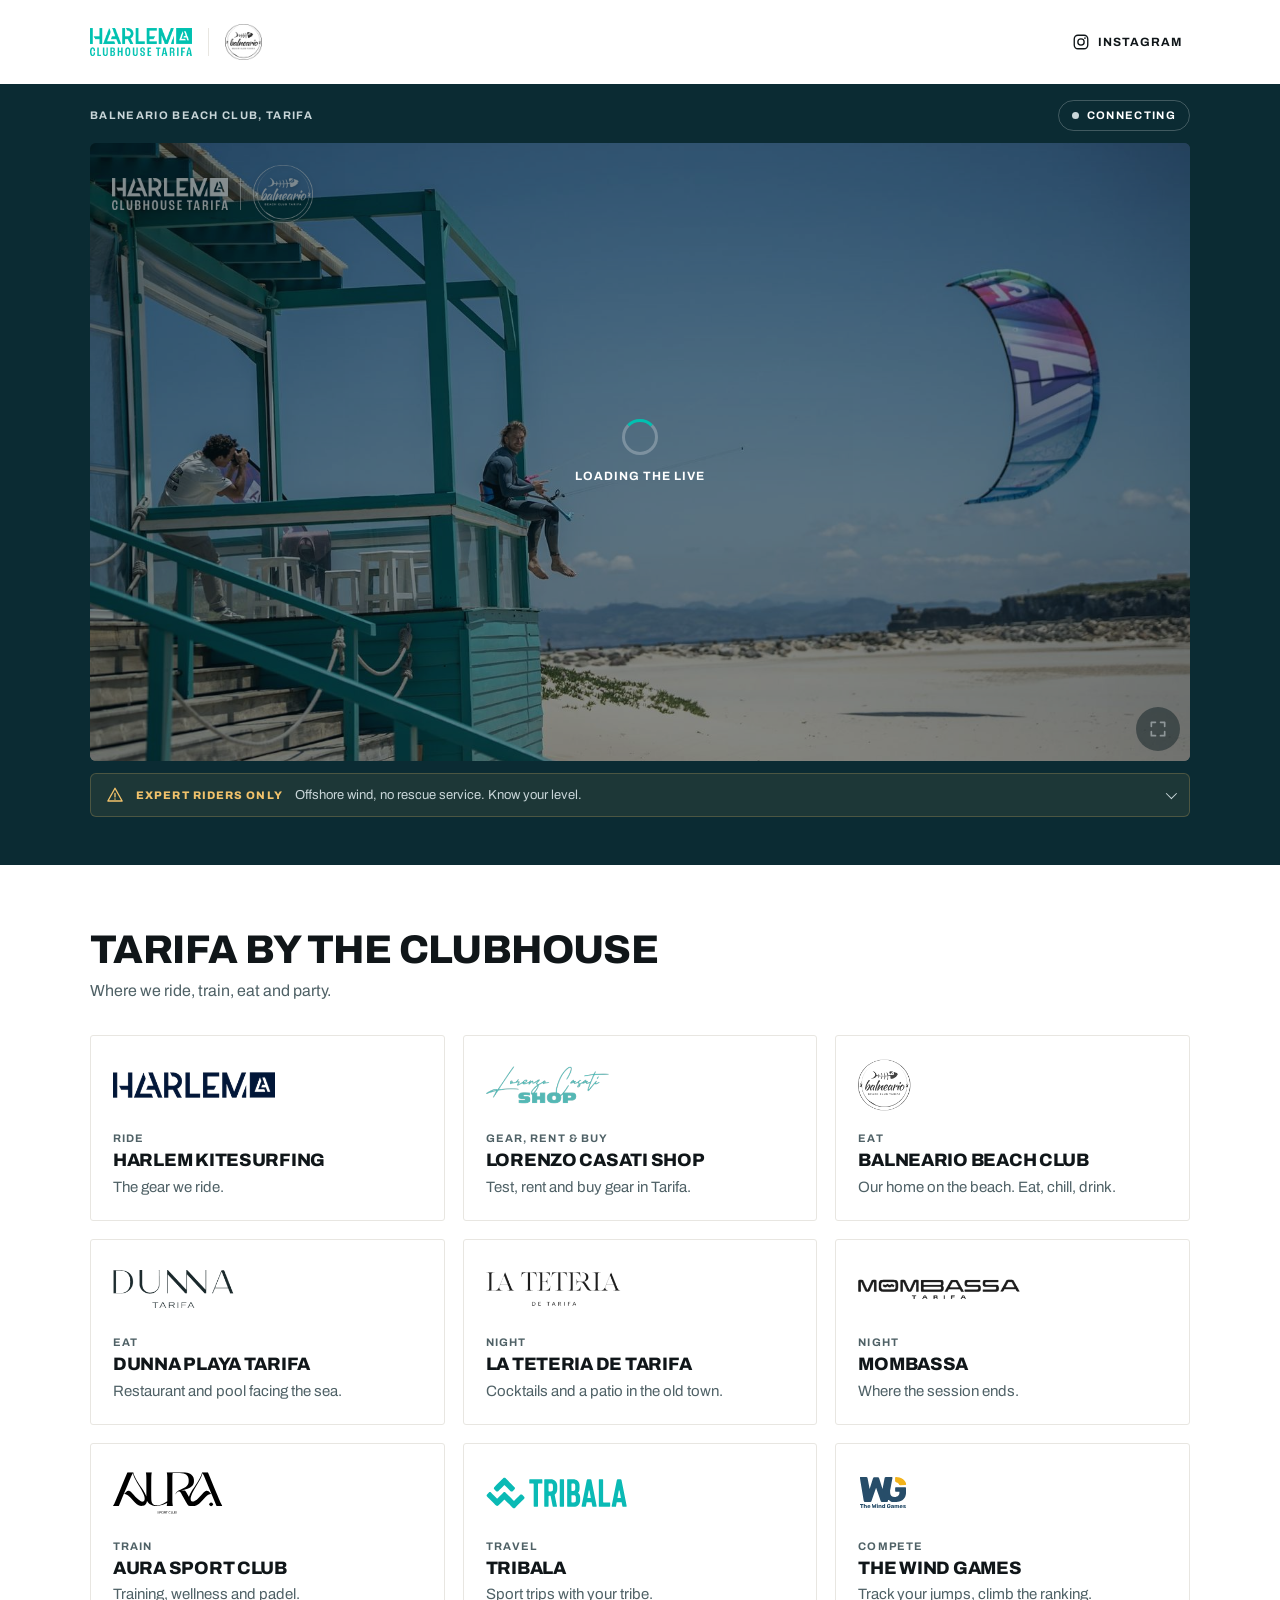
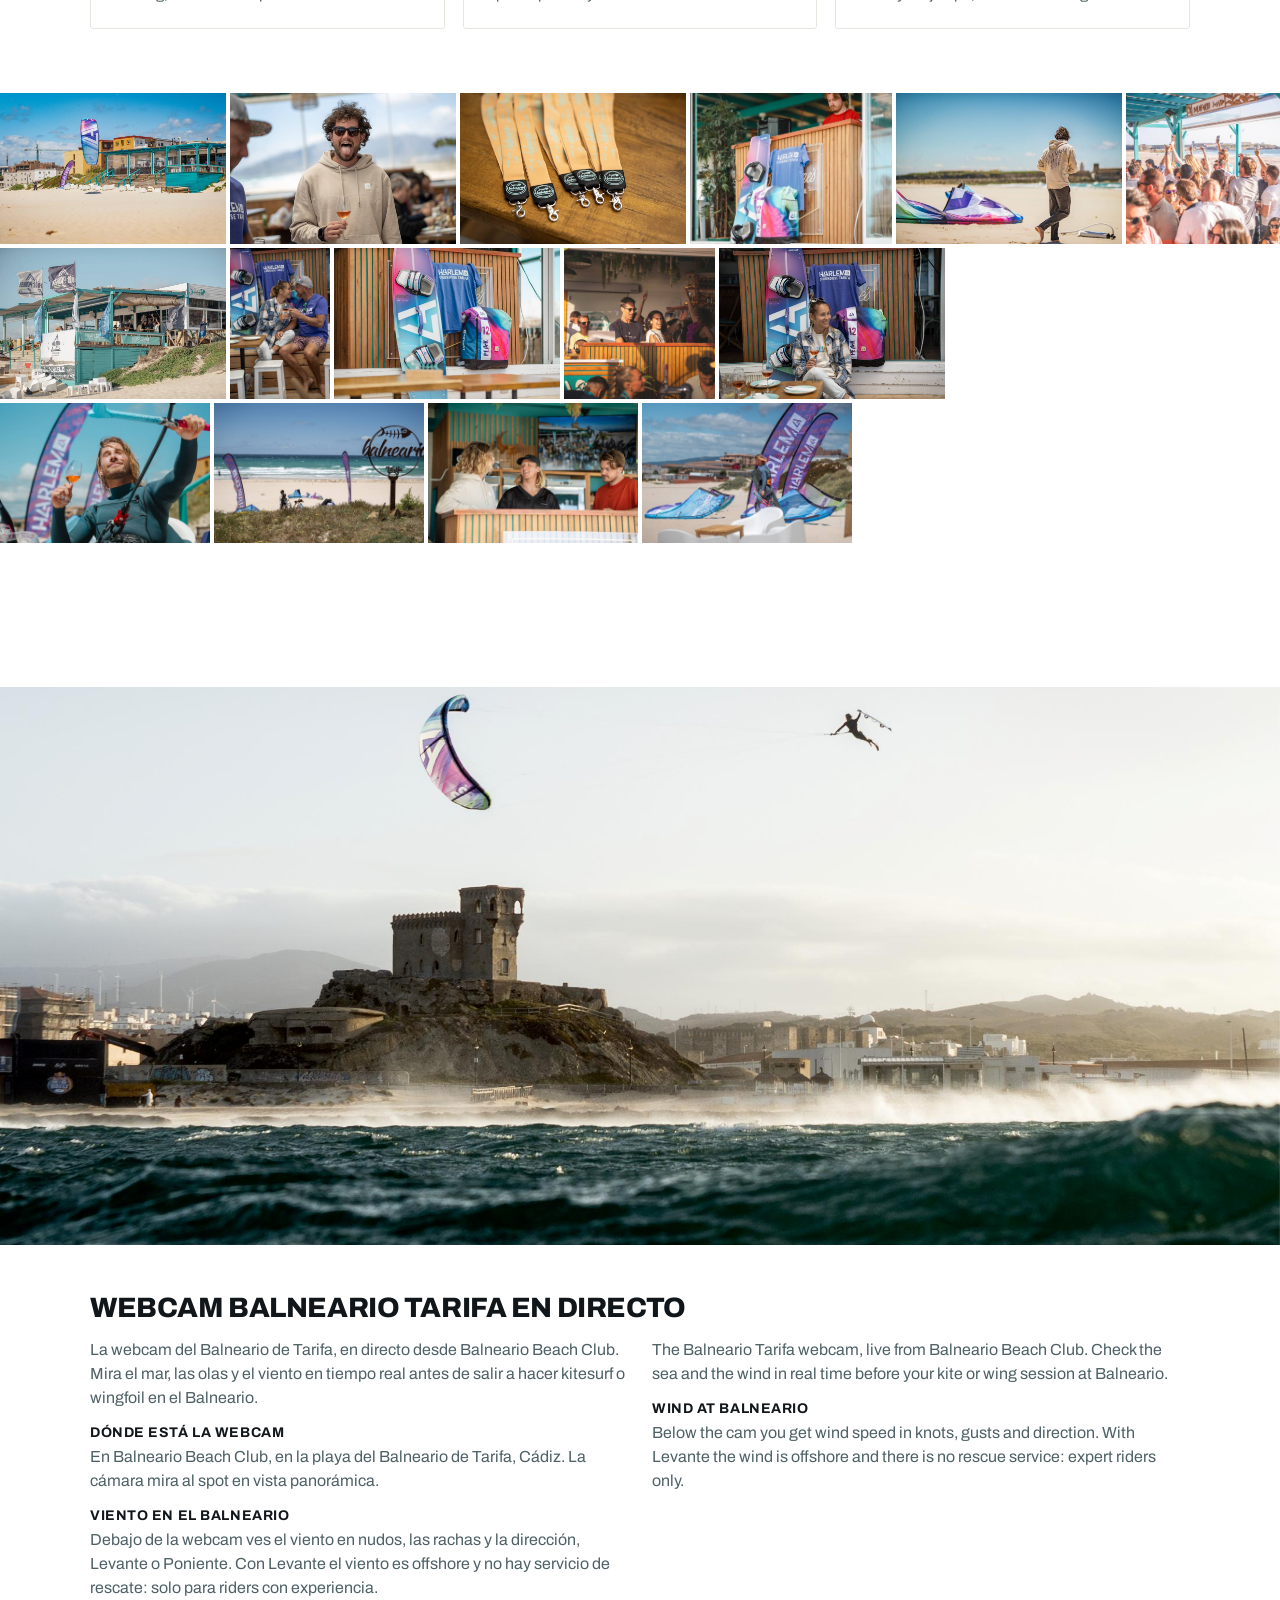
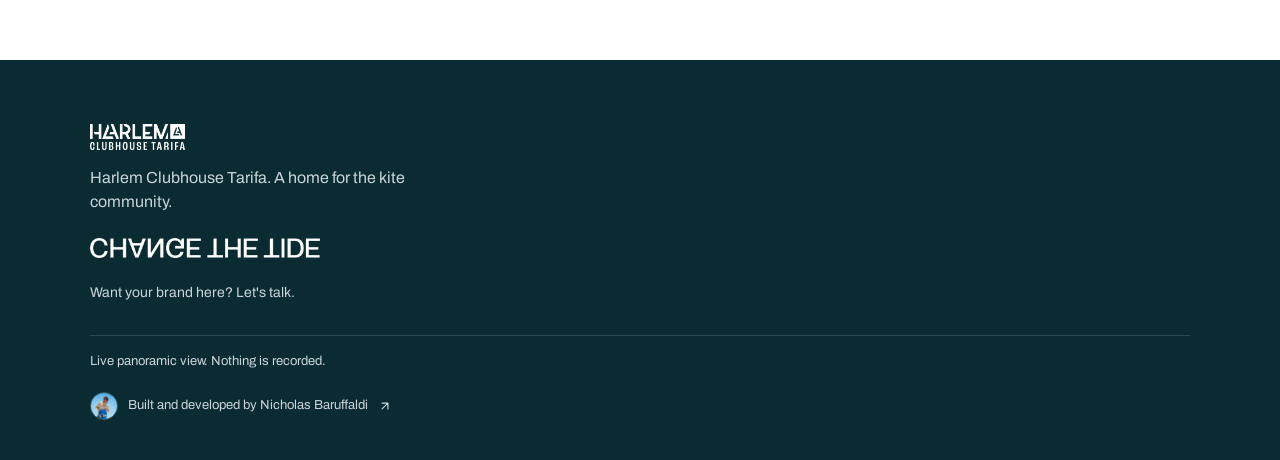
<file: index.html>
<!doctype html>
<html lang="en">
<head>
<meta charset="utf-8">
<meta name="viewport" content="width=device-width, initial-scale=1">
<title>Webcam Balneario Tarifa en directo | Live cam Harlem Clubhouse</title>
<meta name="description" content="Webcam del Balneario de Tarifa en directo, con viento en tiempo real. Mira el spot de kitesurf antes de salir. Live webcam from Balneario Beach Club, Tarifa.">
<meta name="google-site-verification" content="uQPSAsX6iICn_z2MTGbaCbMrA-kdY0lqfQEgzLH7b14">
<link rel="canonical" href="https://harlem.clubhousetarifa.com/">
<script type="application/ld+json">
{"@context":"https://schema.org","@graph":[
{"@type":"WebSite","@id":"https://harlem.clubhousetarifa.com/#site","name":"Harlem Clubhouse Tarifa","url":"https://harlem.clubhousetarifa.com/","inLanguage":["es","en"]},
{"@type":"Organization","@id":"https://harlem.clubhousetarifa.com/#org","name":"Harlem Clubhouse Tarifa","url":"https://harlem.clubhousetarifa.com/","logo":"https://harlem.clubhousetarifa.com/assets/img/logo-clubhouse-white.png","sameAs":["https://www.instagram.com/harlemclubhouse.tarifa/"]},
{"@type":"Place","@id":"https://harlem.clubhousetarifa.com/#place","name":"Balneario Beach Club Tarifa","address":{"@type":"PostalAddress","addressLocality":"Tarifa","addressRegion":"Cádiz","addressCountry":"ES"}},
{"@type":"WebPage","@id":"https://harlem.clubhousetarifa.com/#page","url":"https://harlem.clubhousetarifa.com/","name":"Webcam Balneario Tarifa en directo","description":"Webcam del Balneario de Tarifa en directo, con viento en tiempo real.","inLanguage":["es","en"],"isPartOf":{"@id":"https://harlem.clubhousetarifa.com/#site"},"publisher":{"@id":"https://harlem.clubhousetarifa.com/#org"},"about":{"@id":"https://harlem.clubhousetarifa.com/#place"}}
]}
</script>

<meta property="og:type" content="website">
<meta property="og:site_name" content="Harlem Clubhouse Tarifa">
<meta property="og:title" content="Webcam Balneario Tarifa en directo | Live cam Harlem Clubhouse">
<meta property="og:description" content="Webcam del Balneario de Tarifa en directo, con viento en tiempo real. Mira el spot de kitesurf antes de salir. Live webcam from Balneario Beach Club, Tarifa.">
<meta property="og:url" content="https://harlem.clubhousetarifa.com/">
<meta property="og:image" content="https://harlem.clubhousetarifa.com/assets/img/og-image.jpg">
<meta property="og:image:type" content="image/jpeg">
<meta property="og:image:alt" content="Harlem Clubhouse Tarifa live webcam at Balneario Beach Club">
<meta property="og:locale" content="en_GB">
<meta property="og:locale:alternate" content="es_ES">
<meta property="og:image:width" content="1200">
<meta property="og:image:height" content="630">
<meta name="twitter:card" content="summary_large_image">
<meta name="twitter:title" content="Webcam Balneario Tarifa en directo | Live cam Harlem Clubhouse">
<meta name="twitter:description" content="Webcam del Balneario de Tarifa en directo, con viento en tiempo real. Mira el spot de kitesurf antes de salir. Live webcam from Balneario Beach Club, Tarifa.">
<meta name="twitter:image" content="https://harlem.clubhousetarifa.com/assets/img/og-image.jpg">

<meta name="theme-color" content="#0B2B33">
<link rel="icon" href="assets/img/favicon.png" sizes="32x32">
<link rel="apple-touch-icon" href="assets/img/apple-touch-icon.png">

<link rel="preconnect" href="https://fonts.googleapis.com">
<link rel="preconnect" href="https://fonts.gstatic.com" crossorigin>
<link rel="stylesheet" href="https://fonts.googleapis.com/css2?family=Archivo:wght@500;700;800&display=swap">
<link rel="stylesheet" href="assets/css/style.css?v=41">
<link rel="preload" as="image" href="assets/img/cam-poster-1600.jpg" imagesrcset="assets/img/cam-poster-900.jpg 900w, assets/img/cam-poster-1600.jpg 1600w" imagesizes="100vw">

<script src="assets/js/config.js?v=48" defer></script>
<script src="assets/js/main.js?v=40" defer></script>
</head>
<body>

<header class="masthead">
  <div class="shell masthead__row">
    <a class="masthead__brand" href="/" aria-label="Harlem Clubhouse Tarifa">
      <img class="masthead__logo" data-logo src="assets/img/logo-clubhouse.png" width="680" height="187"
           alt="Harlem Clubhouse Tarifa" data-copy-alt="header.logoAlt">
    </a>
    <span class="masthead__rule" id="venue-sep" hidden aria-hidden="true"></span>
    <a class="masthead__venue" id="venue" hidden></a>
    <a class="masthead__social" data-link="instagram" target="_blank" rel="noopener"
       data-track-cta="instagram" aria-label="Harlem Clubhouse Tarifa on Instagram">
      <svg class="masthead__social-icon" viewBox="0 0 24 24" width="18" height="18" aria-hidden="true">
        <rect x="3" y="3" width="18" height="18" rx="5" fill="none" stroke="currentColor" stroke-width="1.8"/>
        <circle cx="12" cy="12" r="4.2" fill="none" stroke="currentColor" stroke-width="1.8"/>
        <circle cx="17.3" cy="6.7" r="1.15" fill="currentColor"/>
      </svg>
      <span class="masthead__social-label" data-copy="header.instagram">Instagram</span>
    </a>
  </div>
</header>

<main>

  <!-- the screen: the webcam lives in here -->
  <section class="window" aria-labelledby="window-title">
    <div class="shell">
      <h1 class="u-hidden" id="window-title" data-copy="webcam.frameTitle">Webcam Balneario Tarifa en directo. Live webcam, Balneario Beach Club</h1>
      <div class="window__bar">
        <p class="window__place" id="cam-place"></p>
        <p class="window__status">
          <span class="window__dot" aria-hidden="true"></span>
          <span class="window__state" id="cam-status-text"></span>
          <span class="window__viewers" id="cam-viewers" hidden></span>
        </p>
      </div>
      <div class="window__frame">
        <div class="window__media" id="cam-frame" data-state="soon"></div>
        <div class="window__overlay">
          <div class="window__message" id="cam-note" hidden></div>
        </div>
      </div>
      <div class="window__follow" id="cam-follow" hidden></div>

      <!-- the spot is for experienced riders: one quiet line, opens for the full note -->
      <details class="notice">
        <summary class="notice__line">
          <svg class="notice__icon" viewBox="0 0 24 24" aria-hidden="true"><path d="M12 3 2.5 20h19L12 3Z"/><path d="M12 10v4.5M12 17.2v.3"/></svg>
          <span class="notice__title" data-copy="notice.title">Expert riders only</span>
          <span class="notice__short" data-copy="notice.short">Offshore wind, no rescue service. Know your level.</span>
          <span class="notice__more" aria-hidden="true"></span>
        </summary>
        <div class="notice__body">
          <p data-copy="notice.text1">This is a demanding spot for experienced riders. With Levante the wind is offshore and there is no rescue service: if you get in trouble, the wind takes you out to sea. Make sure your level is appropriate for the conditions and for the spot before entering the water.</p>
          <p data-copy="notice.text2">Please follow the spot's riding rules. Respect professional riders who are training on the spot, and give them priority when needed.</p>
          <p data-copy="notice.text4">We rescue each other. If you can't provide kite, board and rider rescue, this is not your spot.</p>
          <p class="notice__sign" data-copy="notice.text3">Ride safe. Respect the spot and the local community.</p>
        </div>
      </details>
    </div>
  </section>

  <!-- the instrument -->
  <section class="wind" id="section-wind" aria-labelledby="wind-title">
    <h2 class="u-hidden" id="wind-title" data-copy="wind.title">Wind now</h2>
    <div class="shell">
      <div id="wind-embed" hidden></div>
      <p class="instrument" id="wind-data" hidden>
        <span class="instrument__value" id="wind-knots">0</span>
        <span class="instrument__unit">knots</span>
        <span class="instrument__item">
          <span class="instrument__label" data-copy="wind.gusts">gusts</span>
          <span id="wind-gusts">0</span>
        </span>
        <span class="instrument__item" id="wind-direction">
          <svg class="rose" viewBox="0 0 40 40" width="26" height="26" aria-hidden="true" focusable="false">
            <circle cx="20" cy="20" r="15.5" fill="none" stroke="currentColor" stroke-width="1" opacity=".35"/>
            <line x1="20" y1="1.5" x2="20" y2="5.5" stroke="currentColor" stroke-width="1" opacity=".35"/>
            <g id="wind-rose-needle">
              <line x1="20" y1="20" x2="20" y2="5" stroke="currentColor" stroke-width="2.5" stroke-linecap="round"/>
            </g>
          </svg>
          <span id="wind-cardinal">N</span>
          <span class="instrument__degrees" id="wind-degrees"></span>
        </span>
        <span class="instrument__item instrument__name" id="wind-name" hidden></span>
      </p>
      <p class="instrument__note">
        <span data-copy="wind.note">Model data, not a station.</span>
        <span id="wind-forecast" hidden></span>
      </p>
    </div>
  </section>

  <!-- next up -->
  <section class="next" id="section-next" aria-labelledby="next-title">
    <div class="shell next__row">
      <h2 class="next__label" id="next-title" data-copy="events.title">Next up</h2>
      <div class="next__body" id="event"></div>
    </div>
  </section>

  <!-- the directory -->
  <section class="directory" id="section-partners" aria-labelledby="directory-title">
    <div class="shell">
      <h2 class="directory__title" id="directory-title" data-copy="partners.title">Tarifa by the Clubhouse</h2>
      <p class="directory__sub" data-copy="partners.subtitle">Where we ride, train, eat and party.</p>
      <div class="partners" id="partners"></div>
    </div>
  </section>

  <!-- mood -->
  <section class="mood" id="section-photos" hidden>
    <div class="mood__strip" id="photos"></div>
  </section>

  <!-- one wide photograph to close on -->
  <section class="closing" id="section-closing" hidden></section>

  <!-- what this page is, in the words people search with -->
  <section class="about" id="section-about" aria-labelledby="about-title">
    <div class="shell">
      <h2 class="about__title" id="about-title" lang="es">Webcam Balneario Tarifa en directo</h2>
      <div class="about__cols">
        <div lang="es">
          <p>La webcam del Balneario de Tarifa, en directo desde Balneario Beach Club. Mira el mar, las olas y el viento en tiempo real antes de salir a hacer kitesurf o wingfoil en el Balneario.</p>
          <h3 class="about__q">Dónde está la webcam</h3>
          <p>En Balneario Beach Club, en la playa del Balneario de Tarifa, Cádiz. La cámara mira al spot en vista panorámica.</p>
          <h3 class="about__q">Viento en el Balneario</h3>
          <p>Debajo de la webcam ves el viento en nudos, las rachas y la dirección, Levante o Poniente. Con Levante el viento es offshore y no hay servicio de rescate: solo para riders con experiencia.</p>
        </div>
        <div lang="en">
          <p>The Balneario Tarifa webcam, live from Balneario Beach Club. Check the sea and the wind in real time before your kite or wing session at Balneario.</p>
          <h3 class="about__q">Wind at Balneario</h3>
          <p>Below the cam you get wind speed in knots, gusts and direction. With Levante the wind is offshore and there is no rescue service: expert riders only.</p>
        </div>
      </div>
    </div>
  </section>

  <!-- the ask -->
  <section class="join" id="section-join" aria-labelledby="join-title">
    <div class="shell join__row">
      <div class="join__text">
        <h2 class="join__title" id="join-title" data-copy="join.title">Join the family.</h2>
        <p data-copy="join.text">Sessions, events, challenges and wind calls. All in one WhatsApp group.</p>
      </div>
      <div class="join__actions">
        <a class="button" data-cta target="_blank" rel="noopener">Follow on Instagram</a>
        <a class="link" data-link="instagram" target="_blank" rel="noopener"
           data-copy="join.secondary">Follow @harlemclubhouse.tarifa</a>
      </div>
    </div>
  </section>

</main>

<footer class="footer">
  <div class="shell footer__grid">
    <div class="footer__identity">
      <img class="footer__logo" src="assets/img/logo-clubhouse-white.png" width="680" height="187"
           alt="Harlem Clubhouse Tarifa" data-copy-alt="header.logoAlt" loading="lazy" decoding="async">
      <p class="footer__line" data-copy="footer.line1">Harlem Clubhouse Tarifa. A home for the kite community.</p>
    </div>
    <p class="footer__tagline" data-copy="footer.line2">Change the tide.</p>
    <nav class="footer__brands" id="footer-brands" aria-label="Brands"></nav>
    <div class="sponsor" id="sponsor"></div>
    <p class="footer__notice">
      <span data-copy="footer.notice">Live panoramic view. Nothing is recorded.</span>
      <a class="link link--quiet" id="footer-privacy" href="privacy.html" data-copy="footer.privacy" hidden>Privacy</a>
    </p>
    <a class="credit" href="https://naick1994.github.io/about-nick/about-nick" target="_blank" rel="noopener">
      <img class="credit__avatar" src="assets/img/nick-avatar.jpg" width="56" height="56" alt="" loading="lazy" decoding="async">
      <span data-copy="footer.credit">Built and developed by Nicholas Baruffaldi</span>
      <svg class="credit__arrow" viewBox="0 0 24 24" aria-hidden="true"><path d="M7 7h10v10M7 17 17 7"/></svg>
    </a>
  </div>
</footer>

</body>
</html>
</file>
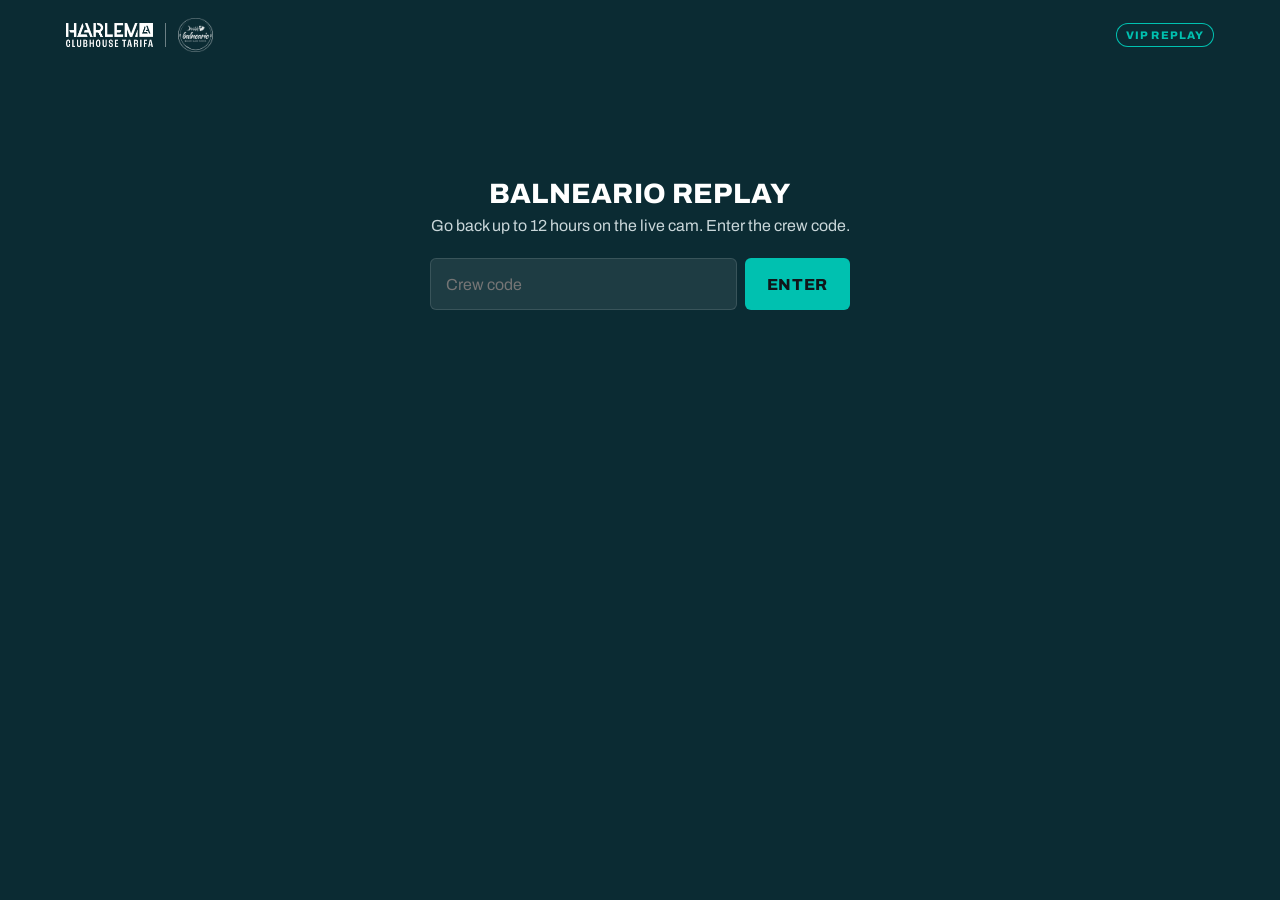
<file: vip/index.html>
<!doctype html>
<html lang="en">
<head>
<meta charset="utf-8">
<meta name="viewport" content="width=device-width, initial-scale=1">
<meta name="robots" content="noindex, nofollow, noarchive">
<title>VIP Replay | Harlem Clubhouse Tarifa</title>
<meta name="theme-color" content="#0B2B33">
<link rel="icon" href="../assets/img/favicon.png" sizes="32x32">
<link rel="preconnect" href="https://fonts.googleapis.com">
<link rel="preconnect" href="https://fonts.gstatic.com" crossorigin>
<link rel="stylesheet" href="https://fonts.googleapis.com/css2?family=Archivo:wght@500;700;800&display=swap">
<link rel="stylesheet" href="../assets/css/vip.css?v=3">
<script src="../assets/js/config.js?v=48" defer></script>
<script src="../assets/js/vip.js?v=3" defer></script>
</head>
<body>

<header class="vip-top">
  <a class="vip-top__brand" href="/" aria-label="Harlem Clubhouse Tarifa">
    <img src="../assets/img/logo-clubhouse-white.png" width="680" height="187" alt="Harlem Clubhouse Tarifa">
  </a>
  <span class="vip-top__rule" aria-hidden="true"></span>
  <img class="vip-top__venue" src="../assets/img/logo-balneario-white.png" alt="Balneario Beach Club Tarifa">
  <span class="vip-top__tag">VIP Replay</span>
</header>

<main class="vip">

  <!-- the gate: one code, shared with the crew -->
  <form class="gate" id="gate" autocomplete="off">
    <h1 class="gate__title">Balneario replay</h1>
    <p class="gate__text">Go back up to 12 hours on the live cam. Enter the crew code.</p>
    <div class="gate__row">
      <input class="gate__input" id="gate-code" type="password" inputmode="text" autocapitalize="off"
             spellcheck="false" placeholder="Crew code" aria-label="Crew code" required>
      <button class="gate__go" type="submit">Enter</button>
    </div>
    <p class="gate__error" id="gate-error" role="alert" hidden>That code is not right.</p>
  </form>

  <!-- the replay -->
  <section class="replay" id="replay" hidden aria-label="Replay of the Balneario live cam">
    <div class="replay__bar">
      <p class="replay__clock"><span id="clock">--:--:--</span> <span class="replay__tz">Tarifa</span></p>
      <p class="replay__lag" id="lag"></p>
    </div>

    <div class="screen" id="screen">
      <div id="yt"></div>
      <div class="screen__shield" id="shield" aria-hidden="true"></div>
      <div class="screen__marks" aria-hidden="true">
        <img src="../assets/img/logo-clubhouse-white.png" alt="">
        <span></span>
        <img class="screen__venue" src="../assets/img/logo-balneario-white.png" alt="">
      </div>
      <div class="screen__wait" id="wait"><span class="screen__spin"></span>Loading the live</div>
      <button class="screen__zoom" type="button" id="zoom" aria-label="Full screen">
        <svg viewBox="0 0 24 24" aria-hidden="true"><path d="M4 9V4h5M20 9V4h-5M4 15v5h5M20 15v5h-5"/></svg>
      </button>
      <!-- in full screen the controls ride on the picture -->
      <div class="screen__pad" id="pad">
        <span class="screen__lag" id="lag-full"></span>
        <div class="screen__scrub">
          <span class="screen__end" data-scrub-start>12h ago</span>
          <input class="scrub__range" type="range" min="0" max="1000" value="1000" step="1" data-scrub
                 aria-label="Position in the last 12 hours">
          <span class="screen__end">Live</span>
        </div>
        <button class="pad__btn" type="button" data-jump="-300">−5 min</button>
        <button class="pad__btn" type="button" data-jump="-30">−30 s</button>
        <button class="pad__btn pad__btn--play" type="button" data-play aria-label="Pause">
          <svg viewBox="0 0 24 24" aria-hidden="true"><path class="i-pause" d="M8 5v14M16 5v14"/><path class="i-play" d="M7 5l12 7-12 7z"/></svg>
        </button>
        <button class="pad__btn" type="button" data-jump="30">+30 s</button>
        <button class="pad__btn pad__btn--live" type="button" data-live><span></span>Live</button>
      </div>
    </div>

    <div class="scrub">
      <input class="scrub__range" id="scrub" data-scrub type="range" min="0" max="1000" value="1000" step="1"
             aria-label="Position in the last 12 hours">
      <div class="scrub__ends"><span id="scrub-start" data-scrub-start>12h ago</span><span>Live</span></div>
    </div>

    <div class="pad">
      <button class="pad__btn" type="button" data-jump="-300">−5 min</button>
      <button class="pad__btn" type="button" data-jump="-30">−30 s</button>
      <button class="pad__btn pad__btn--play" type="button" id="play" data-play aria-label="Pause">
        <svg viewBox="0 0 24 24" aria-hidden="true"><path class="i-pause" d="M8 5v14M16 5v14"/><path class="i-play" d="M7 5l12 7-12 7z"/></svg>
      </button>
      <button class="pad__btn" type="button" data-jump="30">+30 s</button>
      <button class="pad__btn pad__btn--live" type="button" id="golive" data-live><span></span>Live</button>
    </div>

    <form class="jump" id="jump">
      <label class="jump__label" for="jump-time">Go to time</label>
      <input class="jump__input" id="jump-time" type="time" step="60">
      <button class="jump__go" type="submit">Go</button>
    </form>
  </section>

</main>
</body>
</html>
</file>
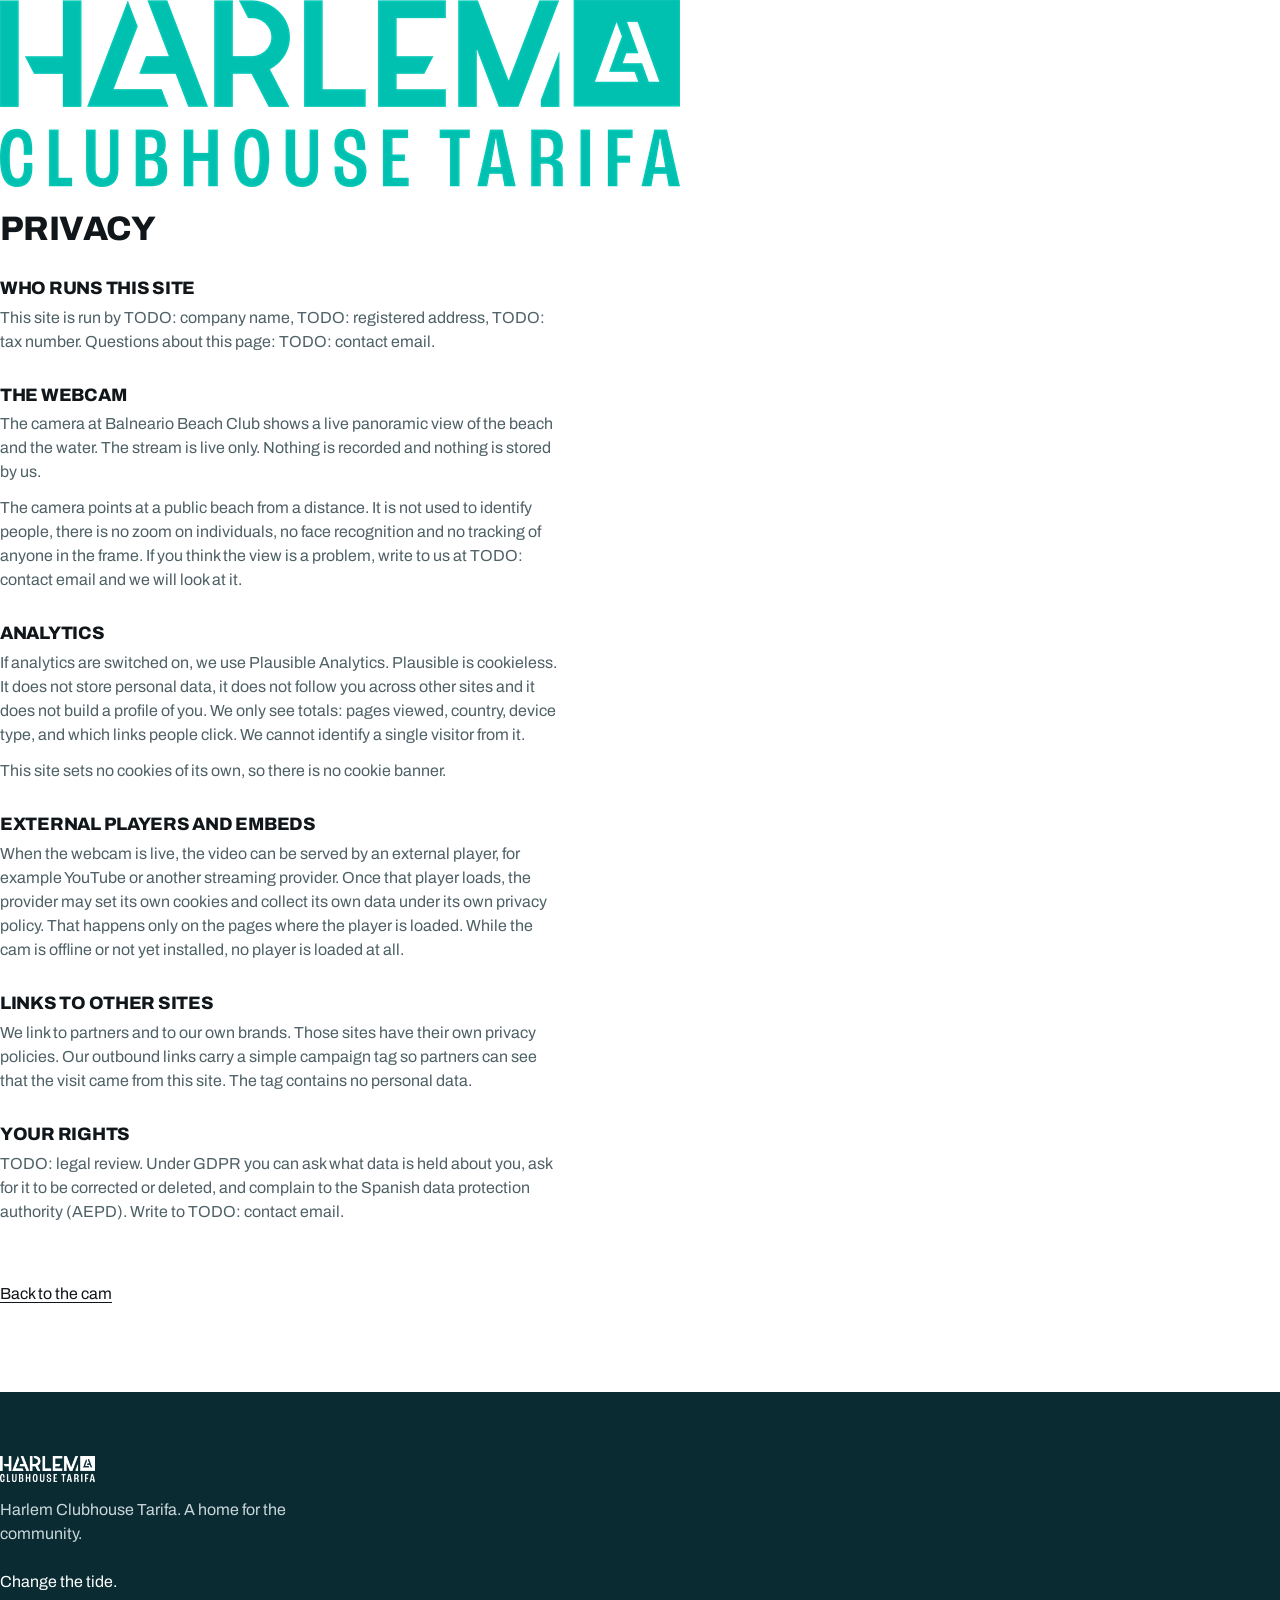
<file: privacy.html>
<!doctype html>
<!-- TODO: legal review before going live -->
<html lang="en">
<head>
<meta charset="utf-8">
<meta name="viewport" content="width=device-width, initial-scale=1">
<title>Privacy | Harlem Clubhouse Tarifa</title>
<meta name="description" content="How the Harlem Clubhouse Tarifa webcam, analytics and external players work.">
<meta name="robots" content="noindex">
<meta name="theme-color" content="#00C1B0">
<link rel="icon" href="assets/img/favicon.png" sizes="32x32">
<link rel="apple-touch-icon" href="assets/img/apple-touch-icon.png">
<link rel="preconnect" href="https://fonts.googleapis.com">
<link rel="preconnect" href="https://fonts.gstatic.com" crossorigin>
<link rel="stylesheet" href="https://fonts.googleapis.com/css2?family=Archivo:wght@700;800&display=swap">
<link rel="stylesheet" href="assets/css/style.css?v=16">
</head>
<body>

<header class="header">
  <div class="wrap header__inner">
    <a class="header__brand" href="index.html" aria-label="Harlem Clubhouse Tarifa">
      <img class="header__logo" src="assets/img/logo-clubhouse.png" width="680" height="187" alt="Harlem Clubhouse Tarifa">
    </a>
  </div>
</header>

<main>
  <section class="legal">
    <div class="wrap">
      <h1 class="section__title">Privacy</h1>

      <h2 class="legal__h">Who runs this site</h2>
      <p>This site is run by TODO: company name, TODO: registered address, TODO: tax number.
         Questions about this page: TODO: contact email.</p>

      <h2 class="legal__h">The webcam</h2>
      <p>The camera at Balneario Beach Club shows a live panoramic view of the beach and the water.
         The stream is live only. Nothing is recorded and nothing is stored by us.</p>
      <p>The camera points at a public beach from a distance. It is not used to identify people,
         there is no zoom on individuals, no face recognition and no tracking of anyone in the frame.
         If you think the view is a problem, write to us at TODO: contact email and we will look at it.</p>

      <h2 class="legal__h">Analytics</h2>
      <p>If analytics are switched on, we use Plausible Analytics. Plausible is cookieless.
         It does not store personal data, it does not follow you across other sites and it does not
         build a profile of you. We only see totals: pages viewed, country, device type, and which
         links people click. We cannot identify a single visitor from it.</p>
      <p>This site sets no cookies of its own, so there is no cookie banner.</p>

      <h2 class="legal__h">External players and embeds</h2>
      <p>When the webcam is live, the video can be served by an external player, for example YouTube
         or another streaming provider. Once that player loads, the provider may set its own cookies
         and collect its own data under its own privacy policy. That happens only on the pages where
         the player is loaded. While the cam is offline or not yet installed, no player is loaded at all.</p>

      <h2 class="legal__h">Links to other sites</h2>
      <p>We link to partners and to our own brands. Those sites have their own privacy policies.
         Our outbound links carry a simple campaign tag so partners can see that the visit came from
         this site. The tag contains no personal data.</p>

      <h2 class="legal__h">Your rights</h2>
      <p>TODO: legal review. Under GDPR you can ask what data is held about you, ask for it to be
         corrected or deleted, and complain to the Spanish data protection authority (AEPD).
         Write to TODO: contact email.</p>

      <p class="legal__back"><a class="link" href="index.html">Back to the cam</a></p>
    </div>
  </section>
</main>

<footer class="footer">
  <div class="wrap">
    <img class="footer__logo" src="assets/img/logo-clubhouse-white.png" width="680" height="187"
         alt="Harlem Clubhouse Tarifa" loading="lazy" decoding="async">
    <p class="footer__line">Harlem Clubhouse Tarifa. A home for the community.</p>
    <p class="footer__tagline">Change the tide.</p>
  </div>
</footer>

</body>
</html>
</file>
<file: assets/css/style.css>
/* ============================================================
   HARLEM CLUBHOUSE TARIFA
   The window is the webcam. Everything else stays quiet.
   ============================================================ */

:root {
  --surface: #FFFFFF;
  --ink: #101619;
  --sea: #0B2B33;
  --mute: #4F6166;
  --sand: #E3DED3;
  --line: #E8E6E1;
  --accent: #00C1B0;
  --on-sea: #C9D6D9;

  --font: "Archivo", "Helvetica Neue", Helvetica, Arial, sans-serif;

  --gutter: 16px;
  --measure: 1180px;
  --s1: 4px;  --s2: 8px;  --s3: 12px; --s4: 16px;
  --s5: 24px; --s6: 32px; --s7: 48px; --s8: 64px; --s9: 96px;
  --radius: 3px;
}

@media (min-width: 900px) { :root { --gutter: 40px; } }

/* ---------------------------------------------------- base */

*, *::before, *::after { box-sizing: border-box; }
html { -webkit-text-size-adjust: 100%; }

body {
  margin: 0;
  background: var(--surface);
  color: var(--ink);
  font-family: var(--font);
  font-size: 16px;
  line-height: 1.5;
  -webkit-font-smoothing: antialiased;
}

img { max-width: 100%; display: block; }
a { color: inherit; }
p, h1, h2, h3, figure, ul { margin: 0; }
ul { padding: 0; list-style: none; }
[hidden] { display: none !important; }

h1, h2, h3 {
  font-weight: 800;
  line-height: 1.05;
  letter-spacing: -0.015em;
  text-transform: uppercase;
}

:focus-visible { outline: 2px solid var(--ink); outline-offset: 3px; }
.window :focus-visible, .footer :focus-visible { outline-color: var(--surface); }

.shell {
  width: 100%;
  max-width: var(--measure);
  margin: 0 auto;
  padding: 0 var(--gutter);
}

.u-hidden {
  position: absolute;
  width: 1px; height: 1px;
  margin: -1px; padding: 0;
  overflow: hidden;
  clip: rect(0 0 0 0);
  white-space: nowrap;
  border: 0;
}

/* ---------------------------------------------------- masthead */

.masthead { padding: 14px 0; }

.masthead__row {
  display: flex;
  align-items: center;
  justify-content: flex-start;
  gap: var(--s3);
}

.masthead__rule {
  width: 1px;
  height: 24px;
  background: var(--line);
  flex: none;
}

.masthead__brand, .masthead__venue {
  display: inline-flex;
  align-items: center;
  min-height: 44px;
}

.masthead__logo { height: 24px; width: auto; }
.masthead__venue-logo { height: 30px; width: auto; }

.logo-text { font-weight: 800; font-size: 15px; text-transform: uppercase; }

/* Instagram, quiet, on the right of the header */
.masthead__social {
  margin-left: auto;
  display: inline-flex;
  align-items: center;
  gap: var(--s2);
  min-height: 44px;
  min-width: 44px;
  justify-content: center;
  padding: 0 var(--s2);
  color: var(--ink);
  font-size: 12px;
  font-weight: 700;
  letter-spacing: 0.08em;
  text-transform: uppercase;
  text-decoration: none;
  transition: color 0.15s ease;
}
.masthead__social:hover { color: var(--accent); }
.masthead__social:focus-visible { outline: 2px solid var(--accent); outline-offset: 2px; border-radius: var(--radius); }
.masthead__social[data-unset] { display: none; }
.masthead__social-icon { flex: none; }
.masthead__social-label { display: none; }
@media (min-width: 600px) { .masthead__social-label { display: inline; } }

@media (min-width: 900px) {
  .masthead { padding: 20px 0; }
  .masthead__logo { height: 28px; }
  .masthead__venue-logo { height: 36px; }
  .masthead__row { gap: var(--s4); }
  .masthead__rule { height: 28px; }
}

/* ---------------------------------------------------- the screen */

.window {
  background: var(--sea);
  color: var(--surface);
  padding: var(--s3) 0 var(--s6);
}

.window__bar {
  display: flex;
  align-items: center;
  justify-content: space-between;
  gap: var(--s4);
  padding-bottom: var(--s3);
}

.window__place {
  font-size: 11px;
  font-weight: 700;
  letter-spacing: 0.04em;
  text-transform: uppercase;
  color: var(--on-sea);
}

@media (min-width: 700px) {
  .window__place { letter-spacing: 0.12em; }
}

.window__status {
  display: inline-flex;
  align-items: center;
  gap: var(--s2);
  padding: 6px 13px;
  border: 1px solid rgba(255, 255, 255, 0.22);
  border-radius: 999px;
  font-size: 11px;
  font-weight: 700;
  letter-spacing: 0.12em;
  text-transform: uppercase;
  white-space: nowrap;
}

.window__dot {
  width: 7px; height: 7px;
  border-radius: 50%;
  background: var(--on-sea);
  flex: none;
}

.window[data-cam="live"] .window__dot {
  background: var(--accent);
  animation: breathe 2.4s ease-in-out infinite;
}

.window[data-cam="offline"] .window__dot { background: #5C6764; }

/* live, but the picture is not moving yet or dropped: the dot waits */
.window[data-cam="live"][data-feed="connecting"] .window__dot,
.window[data-cam="live"][data-feed="retrying"] .window__dot {
  background: var(--on-sea);
  animation: breathe 1s ease-in-out infinite;
}

.window__viewers {
  padding-left: var(--s2);
  border-left: 1px solid rgba(255, 255, 255, 0.22);
  color: var(--on-sea);
}

.window__viewers[hidden] { display: none; }

@keyframes breathe { 0%, 100% { opacity: 1; } 50% { opacity: 0.3; } }
@media (prefers-reduced-motion: reduce) { .window[data-cam="live"] .window__dot { animation: none; } }

/* the screen itself: a frame with its own edge, the webcam goes inside */
.window__frame {
  position: relative;
  border-radius: 6px;
  overflow: hidden;
  background: #06171C;
  box-shadow: inset 0 0 0 1px rgba(255, 255, 255, 0.1);
}

.window__media {
  position: relative;
  aspect-ratio: 4 / 3;
  width: 100%;
  overflow: hidden;
}

/* logos laid over the live picture, set in config.js */
.window__media > .window__marks {
  position: absolute;
  width: auto;
  height: auto;
  display: flex;
  align-items: center;
  gap: 12px;
  pointer-events: none;
  filter: drop-shadow(0 1px 3px rgba(0, 0, 0, 0.45));
}
.window__marks--top-left { top: 14px; left: 14px; }
.window__marks--top-right { top: 14px; right: 14px; }
.window__marks--bottom-left { bottom: 14px; left: 14px; }
.window__marks--bottom-right { bottom: 14px; right: 14px; }
.window__mark { height: 22px; width: auto; display: block; opacity: 0.92; }
/* the Balneario mark is round and fine lined, it needs more height to read */
.window__marks-rule + .window__mark { height: 40px; }
.window__marks-rule { width: 1px; height: 22px; background: rgba(255, 255, 255, 0.55); }

/* full screen button, bottom right of the picture */
.window__media > .window__zoom {
  position: absolute;
  right: 10px;
  bottom: 10px;
  width: 44px;
  height: 44px;
  display: grid;
  place-items: center;
  border: 0;
  border-radius: 50%;
  background: rgba(6, 23, 28, 0.45);
  color: #fff;
  cursor: pointer;
}
.window__zoom:hover { background: rgba(6, 23, 28, 0.7); }
.window__zoom svg {
  width: 20px; height: 20px;
  fill: none; stroke: currentColor; stroke-width: 2;
  stroke-linecap: round; stroke-linejoin: round;
}

/* in full screen the picture is shown whole, black bars where needed */
.window[data-cam] .window__media:fullscreen { aspect-ratio: auto; background: #000; }
.window[data-cam] .window__media:-webkit-full-screen { aspect-ratio: auto; background: #000; }
.window__media:fullscreen > video,
.window__media:-webkit-full-screen > video { object-fit: contain; }
.window[data-cam] .window__media.is-filled {
  /* inside the safe area: on an iPhone held sideways the notch and the home
     bar sit on the edges, and YouTube shifts its picture away from them if
     the player reaches under them, which leaves it off centre */
  position: fixed;
  top: env(safe-area-inset-top, 0px);
  right: env(safe-area-inset-right, 0px);
  bottom: env(safe-area-inset-bottom, 0px);
  left: env(safe-area-inset-left, 0px);
  z-index: 100;
  width: auto;
  height: auto;
  max-height: none;
  aspect-ratio: auto;
  background: #000;
  box-shadow: 0 0 0 100vmax #000;
}
.window__media.is-filled > .window__photo { object-fit: contain; }
/* the player gets exactly the 16:9 picture, centred by us: iPhone Safari
   otherwise lets YouTube push the picture sideways inside a wider player */
@supports (width: 1cqw) {
  .window__media.is-filled > #cam-yt {
    inset: auto;
    top: 50%;
    left: 50%;
    width: min(100cqw, 100cqh * 16 / 9);
    height: min(100cqh, 100cqw * 9 / 16);
    transform: translate(-50%, -50%);
  }
  /* the logos ride on a box with the very same size and place as the player,
     so they can never drift onto the black bars */
  .window[data-cam] .window__media.is-filled > .window__marks {
    inset: auto;
    top: 50%;
    left: 50%;
    width: min(100cqw, 100cqh * 16 / 9);
    height: min(100cqh, 100cqw * 9 / 16);
    transform: translate(-50%, -50%);
    padding: 18px 22px;
    /* one row at the top of the picture, the logos centred on each other */
    flex-wrap: wrap;
    align-content: flex-start;
    align-items: center;
    justify-content: flex-start;
    filter: none;
  }
  .window__media.is-filled > .window__marks > * { filter: drop-shadow(0 1px 3px rgba(0, 0, 0, 0.45)); }
}
.window__media.is-filled > video { object-fit: contain; }

/* in full screen the picture is letterboxed: keep the logos inside the
   picture, not on the black bars. --bar-y and --bar-x are the bar sizes
   for a 16:9 picture on this screen. */
.window__media:fullscreen,
.window__media.is-filled {
  --bar-y: max(0px, (100vh - 100vw * 9 / 16) / 2);
  --bar-x: max(0px, (100vw - 100vh * 16 / 9) / 2);
}
/* measure the bars on the box itself, not the screen: on phones the browser
   bar and the notch make the box smaller than 100vw x 100vh */
@supports (width: 1cqw) {
  .window__media.is-filled { container-type: size; }
  .window__media.is-filled > * {
    --bar-y: max(0px, (100cqh - 100cqw * 9 / 16) / 2);
    --bar-x: max(0px, (100cqw - 100cqh * 16 / 9) / 2);
  }
}
.window__media:fullscreen .window__marks--top-left,
.window__media.is-filled .window__marks--top-left { top: calc(var(--bar-y) + 22px); left: calc(var(--bar-x) + 22px); }
.window__media:fullscreen .window__marks--top-right,
.window__media.is-filled .window__marks--top-right { top: calc(var(--bar-y) + 22px); right: calc(var(--bar-x) + 22px); }
.window__media:fullscreen .window__marks--bottom-left,
.window__media.is-filled .window__marks--bottom-left { bottom: calc(var(--bar-y) + 22px); left: calc(var(--bar-x) + 22px); }
.window__media:fullscreen .window__marks--bottom-right,
.window__media.is-filled .window__marks--bottom-right { bottom: calc(var(--bar-y) + 22px); right: calc(var(--bar-x) + 22px); }
.u-locked, .u-locked body { overflow: hidden; background: #000; }

/* bigger logos only on screens that are big both ways: a phone held
   sideways is wide but short, and keeps the small ones */
@media (min-width: 900px) and (min-height: 600px) {
  .window__marks--top-left, .window__marks--top-right { top: 22px; }
  .window__marks--top-left, .window__marks--bottom-left { left: 22px; }
  .window__marks--top-right, .window__marks--bottom-right { right: 22px; }
  .window__mark { height: 32px; }
  .window__marks-rule + .window__mark { height: 58px; }
  .window__marks-rule { height: 32px; }
  .window__media:fullscreen .window__mark, .window__media.is-filled .window__mark { height: 44px; }
  .window__media:fullscreen .window__marks-rule + .window__mark,
  .window__media.is-filled .window__marks-rule + .window__mark { height: 80px; }
}

/* over the YouTube player: catches every click so nothing opens youtube.com */
.window__media > .window__shield {
  position: absolute;
  inset: 0;
  background: transparent;
  cursor: default;
}

/* YouTube: the player only shows once frames move, the photograph stays
   underneath for connecting, reconnecting and offline */
.window__media > #cam-yt {
  position: absolute;
  inset: 0;
  opacity: 0;
  transition: opacity 0.4s ease;
}
.window[data-feed="playing"] .window__media > #cam-yt { opacity: 1; }
/* once the live plays the photograph goes, or it peeks out around the video */
.window[data-feed="playing"] .window__media > .window__photo { visibility: hidden; }

.window__media > .window__down {
  position: absolute;
  left: var(--s4);
  bottom: var(--s4);
  z-index: 1;
  width: auto;
  height: auto;
  margin: 0;
  padding: 6px 10px;
  border-radius: var(--radius);
  background: rgba(6, 23, 28, 0.72);
  color: var(--surface);
  font-size: 13px;
  font-weight: 700;
  display: none;
}
.window[data-feed="down"] .window__media > .window__down { display: block; }

.window[data-feed="down"] .window__media::after {
  content: "";
  position: absolute;
  inset: 0;
  background: #06171C;
  opacity: 0.35;
  pointer-events: none;
}

/* while the live loads or reconnects: a spinner over the photograph */
.window__media > .window__loading {
  position: absolute;
  inset: 0;
  z-index: 1;
  width: auto;
  height: auto;
  display: none;
  flex-direction: column;
  align-items: center;
  justify-content: center;
  gap: var(--s3);
  background: rgba(6, 23, 28, 0.45);
  color: var(--surface);
  pointer-events: none;
}
.window[data-feed="connecting"] .window__media > .window__loading,
.window[data-feed="retrying"] .window__media > .window__loading { display: flex; }

.window__spinner {
  width: 36px;
  height: 36px;
  border-radius: 50%;
  border: 3px solid rgba(255, 255, 255, 0.25);
  border-top-color: var(--accent);
  animation: spin 0.9s linear infinite;
}
.window__loading-text {
  font-size: 12px;
  font-weight: 700;
  letter-spacing: 0.08em;
  text-transform: uppercase;
}
@keyframes spin { to { transform: rotate(360deg); } }
@media (prefers-reduced-motion: reduce) { .window__spinner { animation-duration: 2.4s; } }

.window[data-cam="live"][data-feed="down"] .window__dot { background: #5C6764; animation: none; }

/* the main button under the picture while the cam is live */
.window__follow { margin-top: var(--s4); }
.window__follow[hidden] { display: none; }

/* spot notice: one line under the cam, opens for the full note */
.notice {
  --warm: #F2C26B;
  margin-top: var(--s3);
  border-radius: 6px;
  background: rgba(242, 194, 107, 0.08);
  box-shadow: inset 0 0 0 1px rgba(242, 194, 107, 0.22);
  color: var(--on-sea);
}
.notice__line {
  display: flex;
  align-items: center;
  gap: var(--s3);
  min-height: 44px;
  padding: 0 var(--s4);
  cursor: pointer;
  list-style: none;
  font-size: 13px;
}
.notice__line::-webkit-details-marker { display: none; }
.notice__line:focus-visible { outline: 2px solid var(--warm); outline-offset: 2px; border-radius: 6px; }
.notice__icon {
  flex: none;
  width: 18px;
  height: 18px;
  fill: none;
  stroke: var(--warm);
  stroke-width: 1.8;
  stroke-linejoin: round;
  stroke-linecap: round;
}
.notice__title {
  flex: none;
  color: var(--warm);
  font-size: 11px;
  font-weight: 800;
  letter-spacing: 0.1em;
  text-transform: uppercase;
}
.notice__short {
  flex: 1;
  min-width: 0;
  white-space: nowrap;
  overflow: hidden;
  text-overflow: ellipsis;
}
.notice__more {
  flex: none;
  width: 8px;
  height: 8px;
  margin-left: auto;
  border-right: 1.8px solid var(--on-sea);
  border-bottom: 1.8px solid var(--on-sea);
  transform: rotate(45deg) translateY(-2px);
  transition: transform 0.2s ease;
}
.notice[open] .notice__more { transform: rotate(-135deg) translateY(-2px); }
.notice__body {
  padding: 0 var(--s4) var(--s4) calc(var(--s4) + 18px + var(--s3));
  font-size: 14px;
  line-height: 1.55;
}
.notice__body p { margin: 0 0 var(--s2); }
.notice__sign { color: var(--surface); font-weight: 700; margin-bottom: 0; }

/* phones: the short line would be cut to nothing, the title says enough */
@media (max-width: 599px) {
  .notice__short { display: none; }
  .notice__body { padding-left: var(--s4); }
}

/* the cam sends 16:9, the photograph it replaces is 4:3 */
.window[data-cam="live"] .window__media { aspect-ratio: 16 / 9; }

.window__media > * {
  width: 100%;
  height: 100%;
  border: 0;
  display: block;
  object-fit: cover;
}

.window__media[data-state="soon"]::after,
.window__media[data-state="offline"]::after {
  content: "";
  position: absolute;
  inset: 0;
  background: #06171C;
  opacity: 0.5;
}

.window__overlay {
  position: absolute;
  inset: 0;
  z-index: 1;
  display: flex;
  flex-direction: column;
  align-items: center;
  justify-content: center;
  text-align: center;
  padding: var(--s5);
  pointer-events: none;
}

.window__overlay a { pointer-events: auto; }

.window__message { max-width: 32ch; }

.window__title {
  font-size: 26px;
  text-shadow: 0 2px 16px rgba(6, 23, 28, 0.6);
}

.window__text {
  margin-top: var(--s2);
  color: var(--on-sea);
  font-size: 15px;
  text-shadow: 0 1px 14px rgba(6, 23, 28, 0.6);
}

.window__next {
  display: flex;
  flex-wrap: wrap;
  justify-content: center;
  gap: var(--s1) var(--s3);
  margin-top: var(--s3);
  font-size: 14px;
}

.window__next-date { font-weight: 700; }
.window__next-title { color: var(--on-sea); }

.window__message .button { margin-top: var(--s4); }

@media (min-width: 700px) {
  .window { padding: var(--s4) 0 var(--s7); }
  .window__media {
    aspect-ratio: 16 / 9;
    max-height: min(calc(100svh - 150px), 720px);
  }
  .window__title { font-size: 36px; }
  .window__text { font-size: 17px; }
  .window__overlay { padding: var(--s6); }
}

@media (min-width: 1100px) {
  .window__title { font-size: 44px; }
  .window__message { max-width: 30ch; }
}

/* ---------------------------------------------------- the instrument */

.wind { padding: var(--s5) 0 var(--s6); }

.instrument {
  display: flex;
  flex-wrap: wrap;
  align-items: baseline;
  gap: var(--s3) var(--s5);
  font-variant-numeric: tabular-nums;
  font-feature-settings: "tnum" 1;
}

.instrument__value {
  font-size: 72px;
  font-weight: 800;
  line-height: 0.9;
  letter-spacing: -0.03em;
}

.instrument__unit {
  font-size: 16px;
  color: var(--mute);
  margin-left: calc(var(--s5) * -1 + 6px);
}

.instrument__item {
  display: inline-flex;
  align-items: baseline;
  gap: var(--s2);
  font-size: 16px;
}

.instrument__label { color: var(--mute); }
.instrument__name { font-weight: 700; }
.instrument__degrees { color: var(--mute); }

.rose { align-self: center; color: var(--ink); flex: none; }
#wind-rose-needle { transition: transform 0.6s ease; }

.instrument__note {
  margin-top: var(--s4);
  font-size: 14px;
  color: var(--mute);
}

.instrument__note a {
  color: var(--ink);
  text-decoration: underline;
  text-underline-offset: 3px;
}

.instrument__note a + a { margin-left: var(--s3); }

@media (min-width: 900px) {
  .wind { padding: var(--s6) 0 var(--s7); }
  .instrument { gap: var(--s4) var(--s7); }
  .instrument__value { font-size: 96px; }
}

/* ---------------------------------------------------- next up */

.next { padding: 0 0 var(--s7); }
.next__row { display: grid; gap: var(--s3); }

.next__label {
  font-size: 13px;
  font-weight: 700;
  color: var(--mute);
  text-transform: uppercase;
  letter-spacing: 0.08em;
}

.next__body { max-width: 52ch; }

.event__meta {
  display: flex;
  flex-wrap: wrap;
  gap: var(--s1) var(--s3);
  font-size: 14px;
  color: var(--mute);
}

.event__date { color: var(--ink); font-weight: 700; }
.card__title { font-size: 22px; margin-top: var(--s2); }
.card__text { color: var(--mute); margin-top: var(--s2); }
.event__image { margin-top: var(--s4); aspect-ratio: 16 / 9; object-fit: cover; width: 100%; }
.event .link { margin-top: var(--s2); }
.card--empty .button { margin-top: var(--s4); }

@media (min-width: 900px) {
  .next { padding-bottom: var(--s8); }
  .next__row { grid-template-columns: 170px minmax(0, 1fr); gap: var(--s6); }
}

/* ---------------------------------------------------- the partners */

.directory { padding: var(--s7) 0; }

.directory__title { font-size: 28px; }

.directory__sub {
  color: var(--mute);
  margin-top: var(--s2);
  margin-bottom: var(--s5);
}

.partners {
  display: grid;
  grid-template-columns: 1fr;
  gap: 14px;
}

.partner {
  display: block;
  border: 1px solid var(--line);
  border-radius: var(--radius);
  padding: 22px;
  background: var(--surface);
  text-decoration: none;
  transition: border-color 0.15s ease;
}

.partner:hover { border-color: var(--ink); }

.partner__mark {
  display: flex;
  align-items: center;
  justify-content: center;
  width: 56px;
  height: 56px;
  border-radius: var(--radius);
  background: rgba(16, 22, 25, 0.05);
  margin-bottom: 18px;
}

.partner__mark--logo {
  width: 100%;
  height: 54px;
  align-items: center;
  justify-content: flex-start;
  background: none;
  border-radius: 0;
}

.partner__logo {
  width: 170px;
  height: 54px;
  object-fit: contain;
  object-position: left center;
}

.partner__initials { font-weight: 800; color: var(--mute); }

.partner__category {
  font-size: 11px;
  font-weight: 700;
  letter-spacing: 0.1em;
  text-transform: uppercase;
  color: var(--mute);
  margin-bottom: 4px;
}

.partner__name { font-size: 18px; }
.partner__text { color: var(--mute); margin-top: 6px; font-size: 15px; }

.partner__perk {
  margin-top: var(--s3);
  padding: 8px 12px;
  border-radius: var(--radius);
  background: rgba(16, 22, 25, 0.05);
  font-size: 14px;
  font-weight: 600;
}

@media (min-width: 640px) {
  .partners { grid-template-columns: repeat(2, 1fr); gap: 18px; }
}

@media (min-width: 1000px) {
  .directory { padding: var(--s8) 0; }
  .directory__title { font-size: 40px; }
  .directory__sub { margin-bottom: var(--s6); }
  .partners { grid-template-columns: repeat(3, 1fr); }
}

/* ---------------------------------------------------- the mosaic */

.mood { padding-bottom: var(--s7); }

.mood__strip {
  display: flex;
  flex-wrap: wrap;
  gap: 4px;
}

.mood__item {
  margin: 0;
  overflow: hidden;
  flex: none;
}

.mood__link {
  display: block;
  width: 100%;
  height: 100%;
}

.mood__photo {
  width: 100%;
  height: 100%;
  object-fit: cover;
  display: block;
}

.lightbox {
  position: fixed;
  inset: 0;
  z-index: 50;
  display: flex;
  align-items: center;
  justify-content: center;
  padding: var(--s5);
  background: rgba(6, 23, 28, 0.94);
}

.lightbox__photo {
  max-width: 100%;
  max-height: 100%;
  width: auto;
  height: auto;
  object-fit: contain;
}

.lightbox__close {
  position: absolute;
  top: var(--s4);
  right: var(--s4);
  min-height: 44px;
  padding: 10px 18px;
  border: 1px solid rgba(255, 255, 255, 0.3);
  border-radius: var(--radius);
  background: transparent;
  color: var(--surface);
  font: inherit;
  font-weight: 700;
  font-size: 13px;
  letter-spacing: 0.08em;
  text-transform: uppercase;
  cursor: pointer;
}

.lightbox__close:hover { border-color: var(--surface); }

/* ---------------------------------------------------- the closing photograph */

.closing { display: block; }

.closing__photo {
  width: 100%;
  height: auto;
  max-height: 62svh;
  object-fit: cover;
  object-position: center 62%;
  display: block;
}

/* ---------------------------------------------------- the ask */

.join { padding: var(--s7) 0; }
.join__row { display: grid; gap: var(--s5); }
.join__title { font-size: 30px; }

.join__text p {
  color: var(--mute);
  margin-top: var(--s3);
  max-width: 44ch;
}

.join__actions {
  display: flex;
  flex-direction: column;
  align-items: flex-start;
  gap: var(--s2);
}

@media (min-width: 900px) {
  .join { padding: var(--s8) 0; }
  .join__row { grid-template-columns: minmax(0, 1fr) auto; align-items: center; gap: var(--s8); }
  .join__title { font-size: 42px; }
  .join__actions { align-items: flex-end; }
}

/* ---------------------------------------------------- buttons and links */

.button {
  display: inline-flex;
  align-items: center;
  justify-content: center;
  min-height: 52px;
  padding: 14px 26px;
  border-radius: var(--radius);
  background: var(--accent);
  color: var(--ink);
  font-weight: 800;
  font-size: 15px;
  letter-spacing: 0.02em;
  text-transform: uppercase;
  text-decoration: none;
  transition: background-color 0.15s ease;
}

.button:hover { background: #00AC9D; }

.link {
  display: inline-flex;
  align-items: center;
  min-height: 44px;
  color: var(--ink);
  text-decoration: underline;
  text-underline-offset: 3px;
}

.link--quiet { color: inherit; }

/* ---------------------------------------------------- footer */

.footer {
  background: var(--sea);
  color: var(--surface);
  padding: var(--s7) 0 var(--s6);
}

.footer__grid { display: block; }

.footer__identity { display: block; }

.footer__logo { height: 26px; width: auto; }

.footer__line {
  color: var(--on-sea);
  margin-top: var(--s4);
  max-width: 40ch;
}

.footer__tagline { margin-top: var(--s5); }
.footer__tagline-logo { width: 190px; height: auto; }

.footer__brands {
  display: flex;
  flex-wrap: wrap;
  gap: var(--s1) var(--s5);
  margin-top: var(--s4);
}

.footer__brand {
  display: inline-flex;
  align-items: center;
  min-height: 44px;
  color: var(--surface);
  text-decoration: underline;
  text-underline-offset: 3px;
}

.footer__brand--plain { text-decoration: none; color: var(--on-sea); }

.sponsor { margin-top: var(--s5); }
.sponsor__label { font-size: 13px; color: var(--on-sea); text-transform: uppercase; letter-spacing: 0.08em; }
.sponsor__link { display: inline-flex; align-items: center; min-height: 44px; }
.sponsor__logo { max-height: 32px; width: auto; }
.sponsor__name { font-weight: 700; }
.sponsor__ask { font-size: 14px; }
.sponsor__ask .link { color: var(--surface); }
.sponsor__ask-text { color: var(--on-sea); }

.footer__notice {
  margin-top: var(--s6);
  padding-top: var(--s4);
  border-top: 1px solid rgba(255, 255, 255, 0.14);
  font-size: 13px;
  color: var(--on-sea);
  display: flex;
  flex-wrap: wrap;
  gap: var(--s1) var(--s3);
  align-items: center;
}

/* who made the site, quiet, under the notice */
.credit {
  display: inline-flex;
  align-items: center;
  gap: 10px;
  min-height: 44px;
  margin-top: var(--s3);
  font-size: 13px;
  color: var(--on-sea);
  text-decoration: none;
  transition: color 0.15s ease;
}
.credit:hover { color: var(--surface); }
.credit__avatar {
  width: 28px; height: 28px;
  border-radius: 50%;
  object-fit: cover;
  border: 1px solid rgba(255, 255, 255, 0.22);
}
.credit__arrow {
  width: 14px; height: 14px;
  fill: none;
  stroke: currentColor;
  stroke-width: 2;
  stroke-linecap: round;
  stroke-linejoin: round;
}

@media (min-width: 900px) {
  .footer { padding: var(--s8) 0 var(--s6); }
  .footer__tagline-logo { width: 230px; }
}

/* ---------------------------------------------------- privacy page */

.legal { padding: var(--s5) 0 var(--s8); }
.legal .shell { max-width: 760px; }
.legal h1 { font-size: 34px; margin-bottom: var(--s5); }
.legal__h { font-size: 18px; margin-top: var(--s6); margin-bottom: var(--s2); }
.legal p { color: var(--mute); margin-bottom: var(--s3); max-width: 62ch; }
.legal__back { margin-top: var(--s7); }


/* about the cam: plain words for people and for search */
.about { padding: var(--s7) 0; }
.about__title { margin: 0 0 var(--s4); font-size: 28px; }
.about__cols { display: grid; gap: var(--s5); }
.about__cols p { margin: 0 0 var(--s3); color: var(--mute); max-width: 60ch; }
.about__q { margin: var(--s4) 0 var(--s1); font-size: 14px; font-weight: 700; text-transform: uppercase; letter-spacing: 0.04em; }
@media (min-width: 800px) { .about__cols { grid-template-columns: 1fr 1fr; } }
</file>
<file: assets/css/vip.css>
/* VIP replay: a dark control room around the cam */

:root {
  --sea: #0B2B33;
  --deep: #06171C;
  --surface: #FFFFFF;
  --on-sea: #C9D6D9;
  --accent: #00C1B0;
  --line: rgba(255, 255, 255, 0.12);
  --font: "Archivo", "Helvetica Neue", Helvetica, Arial, sans-serif;
}

*, *::before, *::after { box-sizing: border-box; }
html { -webkit-text-size-adjust: 100%; }
body {
  margin: 0;
  min-height: 100vh;
  background: var(--sea);
  color: var(--surface);
  font-family: var(--font);
  -webkit-font-smoothing: antialiased;
}
button, input { font: inherit; }
[hidden] { display: none !important; }

/* top */
.vip-top {
  display: flex;
  align-items: center;
  gap: 12px;
  max-width: 1180px;
  margin: 0 auto;
  padding: 18px 16px;
}
.vip-top__brand img { display: block; height: 24px; width: auto; }
.vip-top__rule { width: 1px; height: 24px; background: rgba(255, 255, 255, 0.4); }
.vip-top__venue { height: 34px; width: auto; }
.vip-top__tag {
  margin-left: auto;
  padding: 6px 10px;
  border-radius: 999px;
  box-shadow: inset 0 0 0 1px var(--accent);
  color: var(--accent);
  font-size: 11px;
  font-weight: 800;
  letter-spacing: 0.1em;
  text-transform: uppercase;
}

.vip { max-width: 1180px; margin: 0 auto; padding: 0 16px 48px; }

/* gate */
.gate { max-width: 420px; margin: 12vh auto 0; text-align: center; }
.gate__title { margin: 0 0 8px; font-size: 28px; font-weight: 800; text-transform: uppercase; letter-spacing: 0.01em; }
.gate__text { margin: 0 0 24px; color: var(--on-sea); }
.gate__row { display: flex; gap: 8px; }
.gate__input {
  flex: 1;
  min-width: 0;
  min-height: 52px;
  padding: 0 16px;
  border: 0;
  border-radius: 6px;
  background: rgba(255, 255, 255, 0.08);
  box-shadow: inset 0 0 0 1px var(--line);
  color: var(--surface);
  font-size: 16px;
}
.gate__input:focus { outline: none; box-shadow: inset 0 0 0 2px var(--accent); }
.gate__go, .jump__go {
  min-height: 52px;
  padding: 0 22px;
  border: 0;
  border-radius: 6px;
  background: var(--accent);
  color: #101619;
  font-weight: 800;
  text-transform: uppercase;
  letter-spacing: 0.04em;
  cursor: pointer;
}
.gate__error { margin: 12px 0 0; color: #F2C26B; font-weight: 700; }

/* status line over the picture */
.replay__bar { display: flex; align-items: baseline; justify-content: space-between; gap: 16px; padding: 4px 0 12px; }
.replay__clock { margin: 0; font-size: 22px; font-weight: 800; font-variant-numeric: tabular-nums; }
.replay__tz { font-size: 11px; font-weight: 700; letter-spacing: 0.1em; text-transform: uppercase; color: var(--on-sea); }
.replay__lag { margin: 0; color: var(--on-sea); font-size: 13px; font-weight: 700; }

/* the picture */
.screen {
  position: relative;
  aspect-ratio: 16 / 9;
  max-height: min(calc(100svh - 260px), 720px);
  margin: 0 auto;
  border-radius: 6px;
  overflow: hidden;
  background: var(--deep);
}
@media (min-width: 700px) {
  .screen { max-width: calc(min(calc(100svh - 260px), 720px) * 16 / 9); }
}
.screen iframe { position: absolute; inset: 0; width: 100%; height: 100%; border: 0; }
.screen__shield { position: absolute; inset: 0; cursor: pointer; }
.screen__marks {
  position: absolute;
  top: 14px;
  left: 14px;
  display: flex;
  align-items: center;
  gap: 10px;
  pointer-events: none;
  filter: drop-shadow(0 1px 3px rgba(0, 0, 0, 0.45));
}
.screen__marks img { height: 22px; width: auto; opacity: 0.92; }
.screen__marks .screen__venue { height: 40px; }
.screen__marks span { width: 1px; height: 22px; background: rgba(255, 255, 255, 0.55); }
.screen__wait {
  position: absolute;
  inset: 0;
  display: flex;
  flex-direction: column;
  align-items: center;
  justify-content: center;
  gap: 12px;
  font-size: 12px;
  font-weight: 700;
  letter-spacing: 0.08em;
  text-transform: uppercase;
  pointer-events: none;
}
.screen__spin {
  width: 36px;
  height: 36px;
  border-radius: 50%;
  border: 3px solid rgba(255, 255, 255, 0.25);
  border-top-color: var(--accent);
  animation: spin 0.9s linear infinite;
}
@keyframes spin { to { transform: rotate(360deg); } }

/* timeline */
.scrub { max-width: 100%; margin: 16px auto 0; }
.scrub__range { width: 100%; height: 28px; margin: 0; accent-color: var(--accent); cursor: pointer; }
.scrub__ends {
  display: flex;
  justify-content: space-between;
  color: var(--on-sea);
  font-size: 11px;
  font-weight: 700;
  letter-spacing: 0.08em;
  text-transform: uppercase;
}

/* buttons */
.pad { display: flex; justify-content: center; align-items: center; gap: 8px; flex-wrap: wrap; margin-top: 16px; }
.pad__btn {
  min-width: 64px;
  min-height: 44px;
  padding: 0 14px;
  border: 0;
  border-radius: 999px;
  background: rgba(255, 255, 255, 0.08);
  box-shadow: inset 0 0 0 1px var(--line);
  color: var(--surface);
  font-size: 13px;
  font-weight: 700;
  cursor: pointer;
}
.pad__btn:hover { background: rgba(255, 255, 255, 0.14); }
.pad__btn--play { width: 56px; height: 56px; padding: 0; background: var(--accent); color: #101619; box-shadow: none; }
.pad__btn--play:hover { background: #00AC9D; }
.pad__btn--play svg { width: 22px; height: 22px; display: block; margin: auto; stroke: currentColor; stroke-width: 2.6; fill: none; stroke-linecap: round; stroke-linejoin: round; }
.pad__btn--play .i-play { display: none; fill: currentColor; }
.pad__btn--play.is-paused .i-play { display: block; }
.pad__btn--play.is-paused .i-pause { display: none; }
.pad__btn--live { display: inline-flex; align-items: center; gap: 8px; text-transform: uppercase; letter-spacing: 0.08em; }
.pad__btn--live span { width: 8px; height: 8px; border-radius: 50%; background: #5C6764; }
.pad__btn--live.is-live { color: var(--accent); }
.pad__btn--live.is-live span { background: var(--accent); }

/* go to a time of day */
.jump { display: flex; align-items: center; justify-content: center; gap: 8px; margin-top: 20px; }
.jump__label { color: var(--on-sea); font-size: 13px; font-weight: 700; }
.jump__input {
  min-height: 44px;
  padding: 0 12px;
  border: 0;
  border-radius: 6px;
  background: rgba(255, 255, 255, 0.08);
  box-shadow: inset 0 0 0 1px var(--line);
  color: var(--surface);
  color-scheme: dark;
}
.jump__go { min-height: 44px; padding: 0 16px; }

/* full screen button, bottom right of the picture */
.screen__zoom {
  position: absolute;
  right: 10px;
  bottom: 10px;
  z-index: 3;
  width: 44px;
  height: 44px;
  display: grid;
  place-items: center;
  border: 0;
  border-radius: 50%;
  background: rgba(6, 23, 28, 0.45);
  color: #fff;
  cursor: pointer;
}
.screen__zoom svg { width: 20px; height: 20px; fill: none; stroke: currentColor; stroke-width: 2; stroke-linecap: round; stroke-linejoin: round; }

/* full screen: an exact 16:9 picture in the middle of black */
.is-locked, .is-locked body { overflow: hidden; background: #000; }
.screen.is-full {
  position: fixed;
  top: 50%;
  left: 50%;
  z-index: 100;
  width: min(100vw, 100vh * 16 / 9);
  height: min(100vh, 100vw * 9 / 16);
  max-width: none;
  max-height: none;
  margin: 0;
  border-radius: 0;
  transform: translate(-50%, -50%);
  box-shadow: 0 0 0 100vmax #000;
}
@supports (height: 100dvh) {
  .screen.is-full {
    width: min(100vw, 100dvh * 16 / 9);
    height: min(100dvh, 100vw * 9 / 16);
  }
}
.screen.is-full .screen__marks img { height: 28px; }
.screen.is-full .screen__marks .screen__venue { height: 50px; }

/* the controls on the picture: only in full screen, after a tap */
.screen__pad {
  position: absolute;
  left: 0;
  right: 0;
  bottom: 0;
  z-index: 2;
  display: none;
  align-items: center;
  justify-content: center;
  gap: 8px;
  flex-wrap: wrap;
  padding: 40px 24px 14px;
  background: linear-gradient(transparent, rgba(0, 0, 0, 0.6));
  opacity: 0;
  pointer-events: none;
  transition: opacity 0.25s ease;
}
.screen.is-full .screen__pad { display: flex; }
.screen.is-full.show-pad .screen__pad { opacity: 1; pointer-events: auto; }
.screen__pad .pad__btn { background: rgba(0, 0, 0, 0.35); }
.screen__pad .pad__btn--play { background: var(--accent); }
.screen__scrub {
  flex-basis: 100%;
  display: flex;
  align-items: center;
  gap: 10px;
  margin-bottom: 6px;
}
.screen__scrub .scrub__range { flex: 1; min-width: 0; }
.screen__end {
  flex: none;
  color: #fff;
  font-size: 11px;
  font-weight: 700;
  letter-spacing: 0.06em;
  text-transform: uppercase;
  text-shadow: 0 1px 3px rgba(0, 0, 0, 0.6);
}
.screen__lag {
  flex-basis: 100%;
  text-align: center;
  color: #fff;
  font-size: 12px;
  font-weight: 700;
  letter-spacing: 0.06em;
  font-variant-numeric: tabular-nums;
  text-shadow: 0 1px 3px rgba(0, 0, 0, 0.6);
}
@media (max-height: 540px) {
  .screen__pad { padding: 20px 64px 8px; gap: 6px; }
  .screen__pad .pad__btn { min-height: 38px; min-width: 54px; font-size: 12px; }
  .screen__pad .pad__btn--play { width: 44px; height: 44px; }
}
</file>
